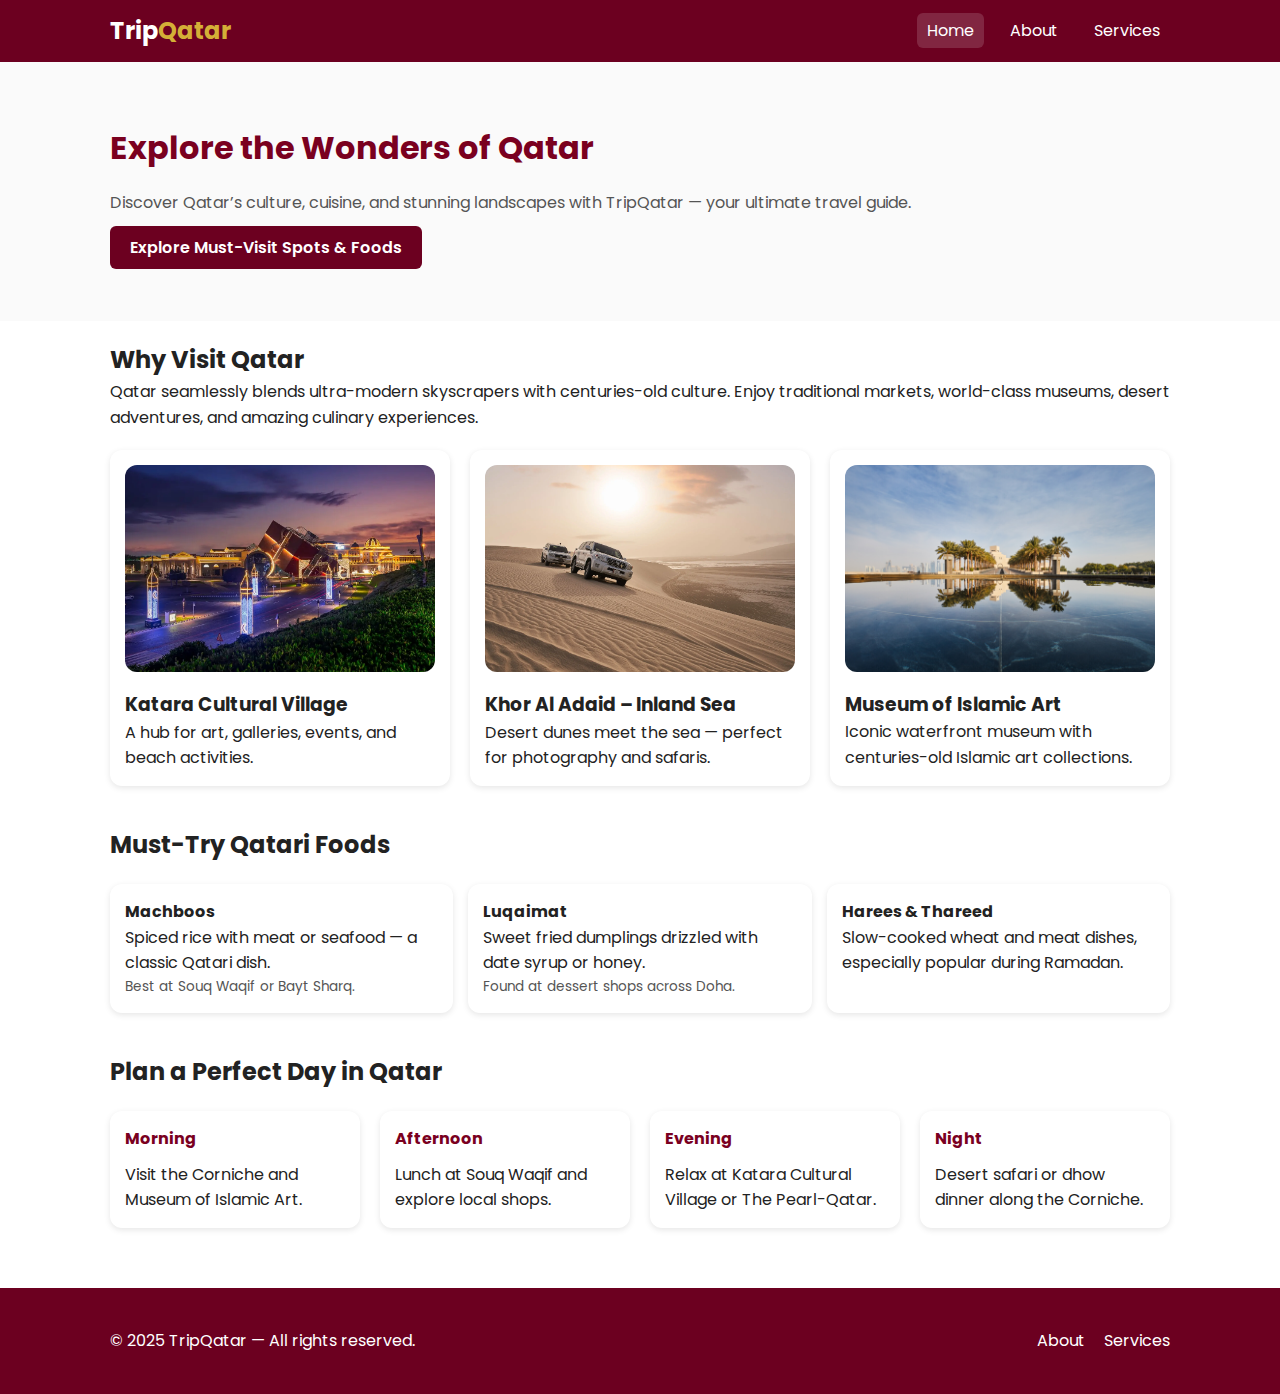
<file: index.html>
<!DOCTYPE html>
<html lang="en">
<head>
  <meta charset="UTF-8">
  <meta name="viewport" content="width=device-width, initial-scale=1.0">
  <title>TripQatar | Home</title>
  <link href="https://fonts.googleapis.com/css2?family=Poppins:wght@300;400;600;700&display=swap" rel="stylesheet">
  <link rel="stylesheet" href="style.css">
</head>
<body>

  <header class="site-header">
    <div class="container header-inner">
      <a href="index.html" class="logo">Trip<span>Qatar</span></a>
      <nav class="main-nav">
        <ul>
          <li><a href="index.html" class="active">Home</a></li>
          <li><a href="about.html">About</a></li>
          <li><a href="services.html">Services</a></li>
        </ul>
      </nav>
    </div>
  </header>

  <!-- Hero Section -->
  <section class="hero">
    <div class="hero-overlay"></div>
    <div class="hero-text container">
      <h1>Explore the Wonders of Qatar</h1>
      <p>Discover Qatar’s culture, cuisine, and stunning landscapes with TripQatar — your ultimate travel guide.</p>
      <a href="services.html" class="btn">Explore Must-Visit Spots & Foods</a>
    </div>
  </section>

  <main>
    <!-- Why Visit Qatar -->
    <section class="highlights container">
      <h2>Why Visit Qatar</h2>
      <p>Qatar seamlessly blends ultra-modern skyscrapers with centuries-old culture. Enjoy traditional markets, world-class museums, desert adventures, and amazing culinary experiences.</p>
      <div class="cards">
        <article class="card">
          <img src='QatarKatara.png'.png" alt="Katara Cultural Village">
          <h3>Katara Cultural Village</h3>
          <p>A hub for art, galleries, events, and beach activities.</p>
        </article>
        <article class="card">
          <img src="QatarDesert.png" alt="Qatar Desert">
          <h3>Khor Al Adaid – Inland Sea</h3>
          <p>Desert dunes meet the sea — perfect for photography and safaris.</p>
        </article>
        <article class="card">
          <img src="QatarMuseum.png" alt="Doha Skyline">
          <h3>Museum of Islamic Art</h3>
          <p>Iconic waterfront museum with centuries-old Islamic art collections.</p>
        </article>
      </div>
    </section>

    <!-- Must-Try Foods -->
    <section class="featured-food container">
      <h2>Must-Try Qatari Foods</h2>
      <div class="food-grid">
        <div class="food">
          <h4>Machboos</h4>
          <p>Spiced rice with meat or seafood — a classic Qatari dish.</p>
          <p class="muted">Best at Souq Waqif or Bayt Sharq.</p>
        </div>
        <div class="food">
          <h4>Luqaimat</h4>
          <p>Sweet fried dumplings drizzled with date syrup or honey.</p>
          <p class="muted">Found at dessert shops across Doha.</p>
        </div>
        <div class="food">
          <h4>Harees & Thareed</h4>
          <p>Slow-cooked wheat and meat dishes, especially popular during Ramadan.</p>
        </div>
      </div>
    </section>

    <!-- Trip Plan -->
    <section class="cta container">
      <h2>Plan a Perfect Day in Qatar</h2>
      <div class="itineraries">
        <div class="itinerary">
          <h4>Morning</h4>
          <p>Visit the Corniche and Museum of Islamic Art.</p>
        </div>
        <div class="itinerary">
          <h4>Afternoon</h4>
          <p>Lunch at Souq Waqif and explore local shops.</p>
        </div>
        <div class="itinerary">
          <h4>Evening</h4>
          <p>Relax at Katara Cultural Village or The Pearl-Qatar.</p>
        </div>
        <div class="itinerary">
          <h4>Night</h4>
          <p>Desert safari or dhow dinner along the Corniche.</p>
        </div>
      </div>
    </section>
  </main>

  <footer class="site-footer">
    <div class="container footer-inner">
      <p>&copy; 2025 TripQatar — All rights reserved.</p>
      <nav class="footer-nav">
        <a href="about.html">About</a>
        <a href="services.html">Services</a>
      </nav>
    </div>
  </footer>

</body>
</html>
</file>
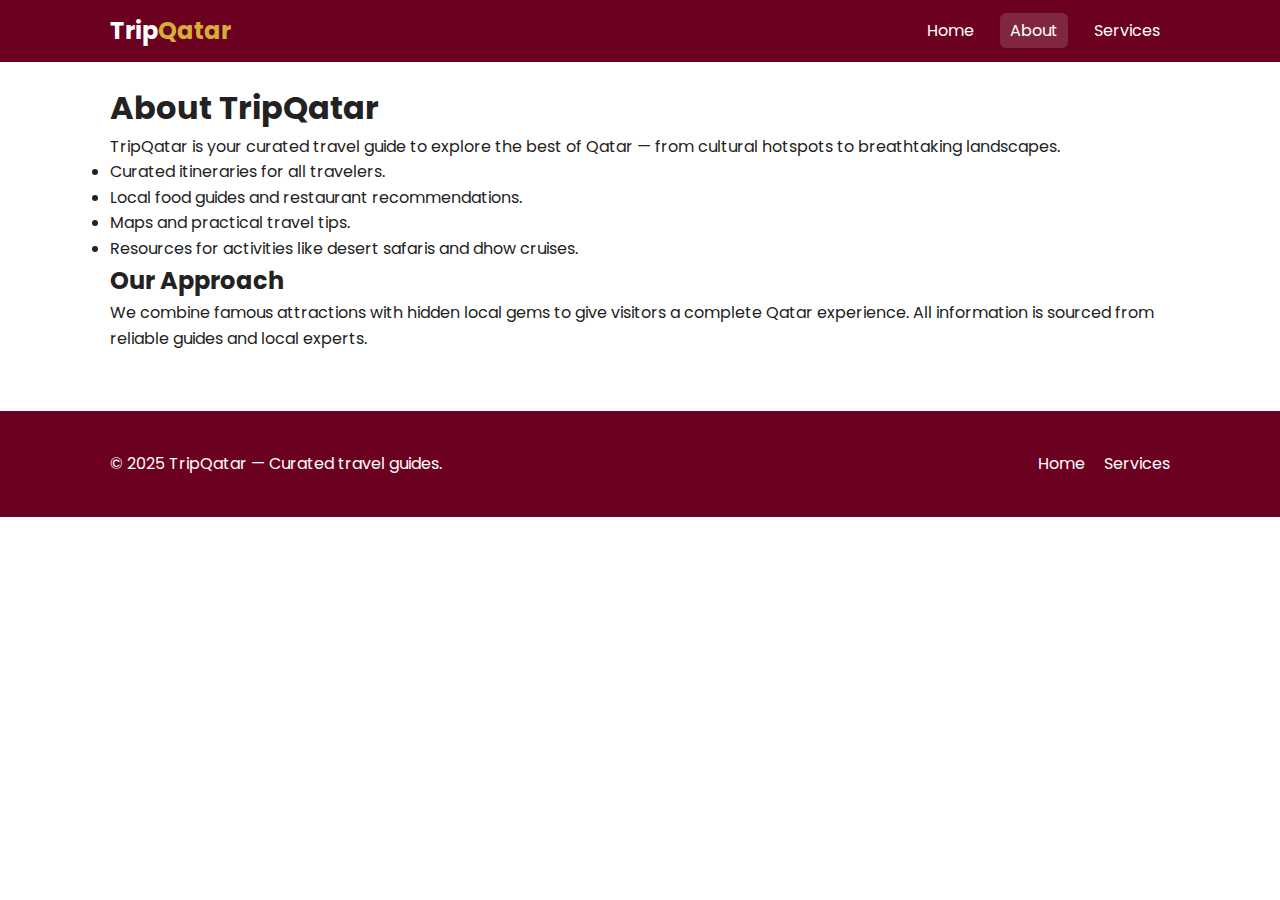
<file: About.html>
<!DOCTYPE html>
<html lang="en">
<head>
  <meta charset="UTF-8">
  <meta name="viewport" content="width=device-width, initial-scale=1.0">
  <title>TripQatar | About</title>
  <link href="https://fonts.googleapis.com/css2?family=Poppins:wght@300;400;600;700&display=swap" rel="stylesheet">
  <link rel="stylesheet" href="style.css">
</head>
<body>

  <header class="site-header">
    <div class="container header-inner">
      <a href="index.html" class="logo">Trip<span>Qatar</span></a>
      <nav class="main-nav">
        <ul>
          <li><a href="index.html">Home</a></li>
          <li><a href="about.html" class="active">About</a></li>
          <li><a href="services.html">Services</a></li>
        </ul>
      </nav>
    </div>
  </header>

  <main class="container">
    <section class="about-hero">
      <h1>About TripQatar</h1>
      <p>TripQatar is your curated travel guide to explore the best of Qatar — from cultural hotspots to breathtaking landscapes.</p>
      <ul>
        <li>Curated itineraries for all travelers.</li>
        <li>Local food guides and restaurant recommendations.</li>
        <li>Maps and practical travel tips.</li>
        <li>Resources for activities like desert safaris and dhow cruises.</li>
      </ul>

      <h2>Our Approach</h2>
      <p>We combine famous attractions with hidden local gems to give visitors a complete Qatar experience. All information is sourced from reliable guides and local experts.</p>
    </section>
  </main>

  <footer class="site-footer">
    <div class="container footer-inner">
      <p>&copy; 2025 TripQatar — Curated travel guides.</p>
      <nav class="footer-nav">
        <a href="index.html">Home</a>
        <a href="services.html">Services</a>
      </nav>
    </div>
  </footer>

</body>
</html>
</file>
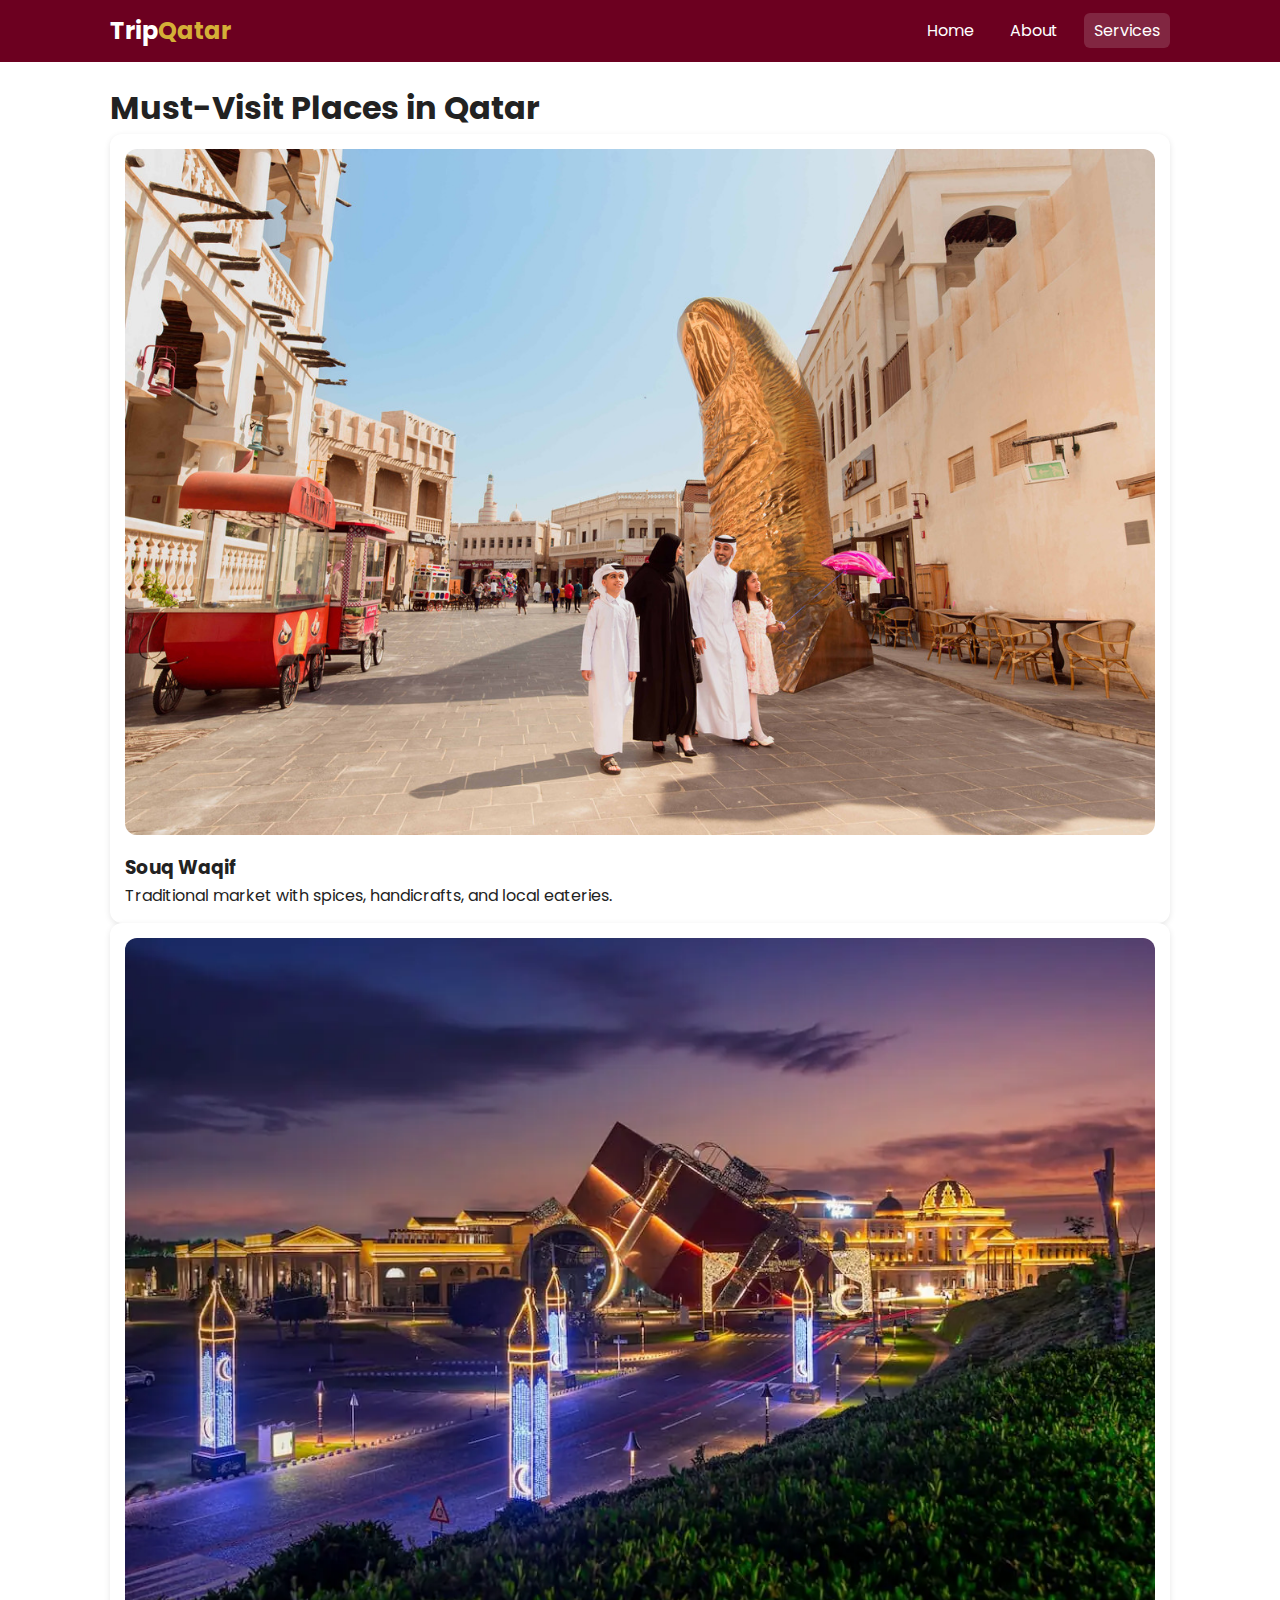
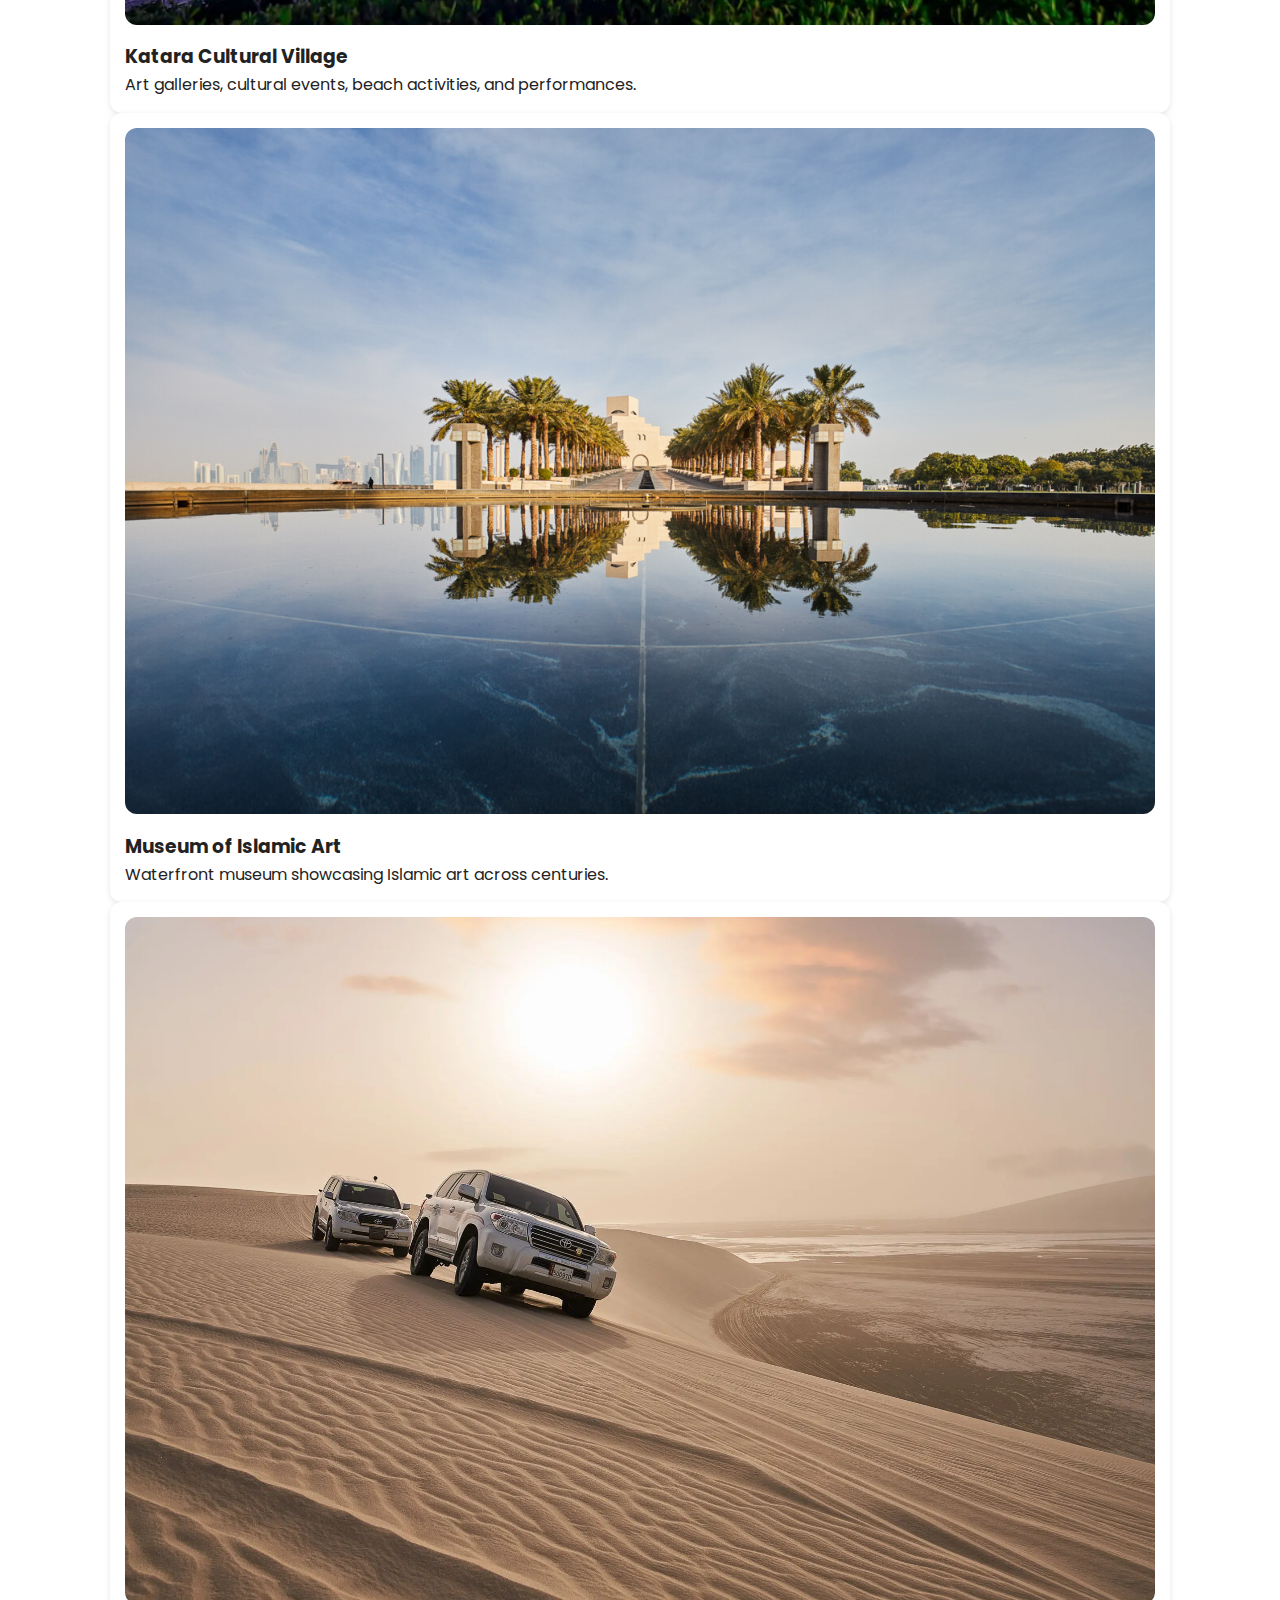
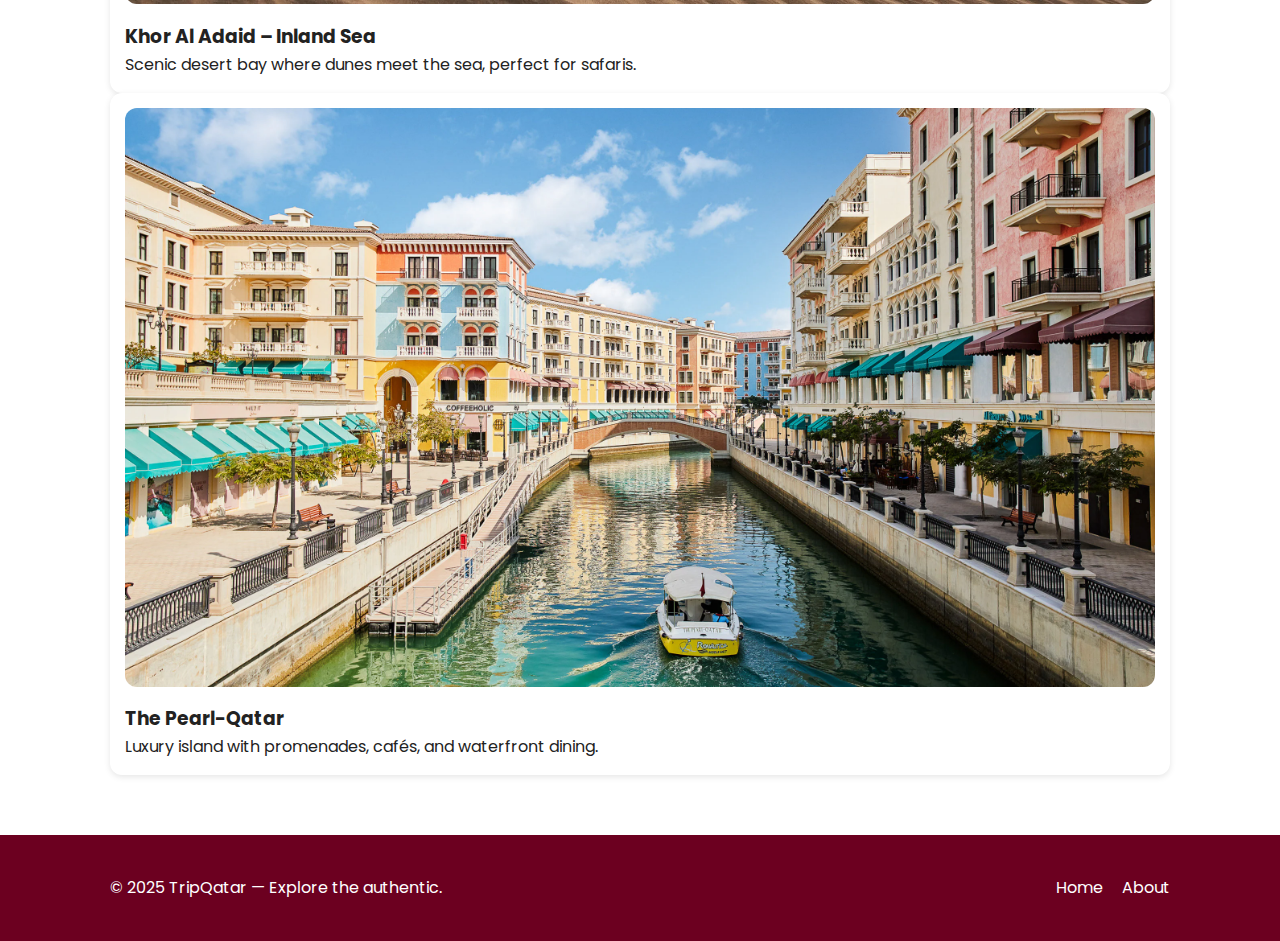
<file: SERVICES.HTML>
<!DOCTYPE html>
<html lang="en">
<head>
  <meta charset="UTF-8">
  <meta name="viewport" content="width=device-width, initial-scale=1.0">
  <title>TripQatar | Must-Visit Places</title>
  <link href="https://fonts.googleapis.com/css2?family=Poppins:wght@300;400;600;700&display=swap" rel="stylesheet">
  <link rel="stylesheet" href="style.css">
</head>
<body>

  <header class="site-header">
    <div class="container header-inner">
      <a href="index.html" class="logo">Trip<span>Qatar</span></a>
      <nav class="main-nav">
        <ul>
          <li><a href="index.html">Home</a></li>
          <li><a href="about.html">About</a></li>
          <li><a href="services.html" class="active">Services</a></li>
        </ul>
      </nav>
    </div>
  </header>

  <main>
    <!-- Must-Visit Places Section -->
    <section class="services-section container">
      <h1 class="section-title">Must-Visit Places in Qatar</h1>
      <div class="card-grid">
        <div class="card hover-card">
          <img src="QatarSouq.png" alt="Souq Waqif">
          <div class="card-overlay">
            <h3>Souq Waqif</h3>
            <p>Traditional market with spices, handicrafts, and local eateries.</p>
          </div>
        </div>
        <div class="card hover-card">
          <img src="QatarKatara.png" alt="Katara Cultural Village">
          <div class="card-overlay">
            <h3>Katara Cultural Village</h3>
            <p>Art galleries, cultural events, beach activities, and performances.</p>
          </div>
        </div>
        <div class="card hover-card">
          <img src="QatarMuseum.png" alt="Museum of Islamic Art">
          <div class="card-overlay">
            <h3>Museum of Islamic Art</h3>
            <p>Waterfront museum showcasing Islamic art across centuries.</p>
          </div>
        </div>
        <div class="card hover-card">
          <img src="QatarDesert.png" alt="Inland Sea Khor Al Adaid">
          <div class="card-overlay">
            <h3>Khor Al Adaid – Inland Sea</h3>
            <p>Scenic desert bay where dunes meet the sea, perfect for safaris.</p>
          </div>
        </div>
        <div class="card hover-card">
          <img src="QatarPearl.png" alt="The Pearl Qatar">
          <div class="card-overlay">
            <h3>The Pearl-Qatar</h3>
            <p>Luxury island with promenades, cafés, and waterfront dining.</p>
          </div>
        </div>
      </div>
    </section>
  </main>

  <footer class="site-footer">
    <div class="container footer-inner">
      <p>&copy; 2025 TripQatar — Explore the authentic.</p>
      <nav class="footer-nav">
        <a href="index.html">Home</a>
        <a href="about.html">About</a>
      </nav>
    </div>
  </footer>

</body>
</html>
</file>
<file: style.css>
/* style.css - TripQatar static website */

:root{
  --maroon:#6C0020;
  --maroon-light:#7a001f;
  --gold:#D4AF37;
  --muted:#555;
  --max-width:1100px;
  --radius:12px;
}

*{margin:0;padding:0;box-sizing:border-box;}
body{font-family:'Poppins',sans-serif;color:#222;background:#fff;line-height:1.6;}
.container{max-width:var(--max-width);margin:0 auto;padding:20px;}

/* Header */
.site-header{background:var(--maroon);color:#fff;position:sticky;top:0;z-index:50;}
.header-inner{display:flex;justify-content:space-between;align-items:center;padding:12px 20px;}
.logo{font-weight:700;font-size:1.5rem;color:#fff;text-decoration:none;}
.logo span{color:var(--gold);}
.main-nav ul{list-style:none;display:flex;gap:16px;}
.main-nav a{text-decoration:none;color:#fff;padding:6px 10px;border-radius:6px;}
.main-nav a.active, .main-nav a:hover{background:rgba(255,255,255,0.15);}

/* Hero */
.hero{background:#fafafa;padding:40px 0;}
.hero-content{display:grid;grid-template-columns:1fr 1fr;gap:30px;align-items:center;}
.hero-text h1{color:var(--maroon-light);margin-bottom:16px;font-size:2rem;}
.hero-text p{color:var(--muted);margin-bottom:20px;}
.btn{background:var(--maroon);color:#fff;padding:10px 20px;border-radius:6px;text-decoration:none;font-weight:600;}
.btn:hover{background:var(--maroon-light);}
.btn.ghost{background:#fff;color:var(--maroon);border:2px solid var(--maroon);}

/* Cards */
.cards{display:grid;grid-template-columns:repeat(auto-fit,minmax(250px,1fr));gap:20px;margin-top:20px;}
.card{background:#fff;padding:15px;border-radius:var(--radius);box-shadow:0 2px 6px rgba(0,0,0,0.1);}
.card img{width:100%;border-radius:var(--radius);margin-bottom:10px;}

/* Food Grid */
.food-grid{display:grid;grid-template-columns:repeat(auto-fit,minmax(220px,1fr));gap:15px;margin-top:20px;}
.food{background:#fff;padding:15px;border-radius:var(--radius);box-shadow:0 2px 6px rgba(0,0,0,0.1);}
.food .muted{color:var(--muted);font-size:0.85rem;}

/* Places and itineraries */
.places-grid, .food-list, .itineraries{display:grid;grid-template-columns:repeat(auto-fit,minmax(250px,1fr));gap:20px;margin-top:20px;}
.place-card, .food-item, .itinerary{background:#fff;padding:15px;border-radius:var(--radius);box-shadow:0 2px 6px rgba(0,0,0,0.1);}
.place-card h3, .food-item h4, .itinerary h4{color:var(--maroon-light);margin-bottom:10px;}

/* Footer */
.site-footer{background:var(--maroon);color:#fff;padding:20px 0;margin-top:40px;}
.footer-inner{display:flex;justify-content:space-between;align-items:center;flex-wrap:wrap;}
.footer-nav a{color:#fff;text-decoration:none;margin-left:15px;}
.footer-nav a:hover{text-decoration:underline;}

/* Responsive */
@media(max-width:768px){
  .hero-content{grid-template-columns:1fr;}
  .header-inner{flex-direction:column;gap:10px;}
}
</file>
